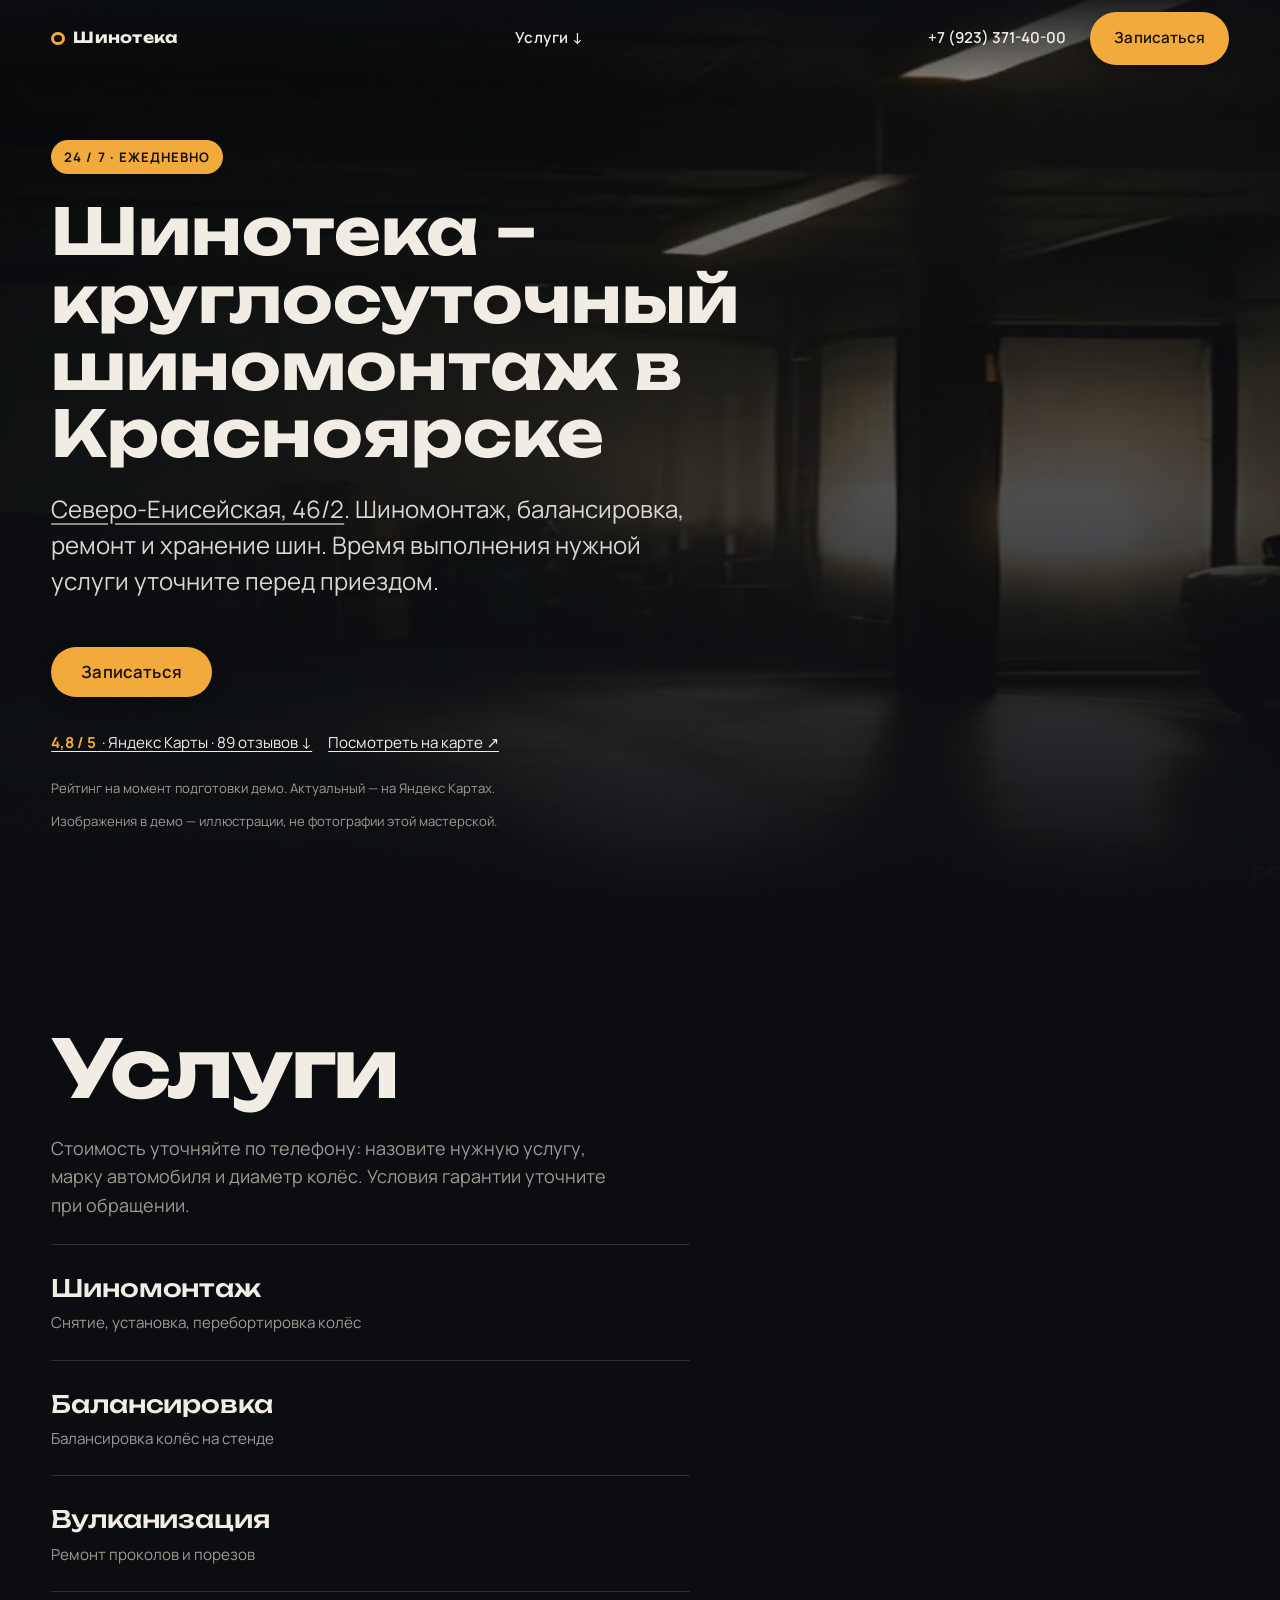
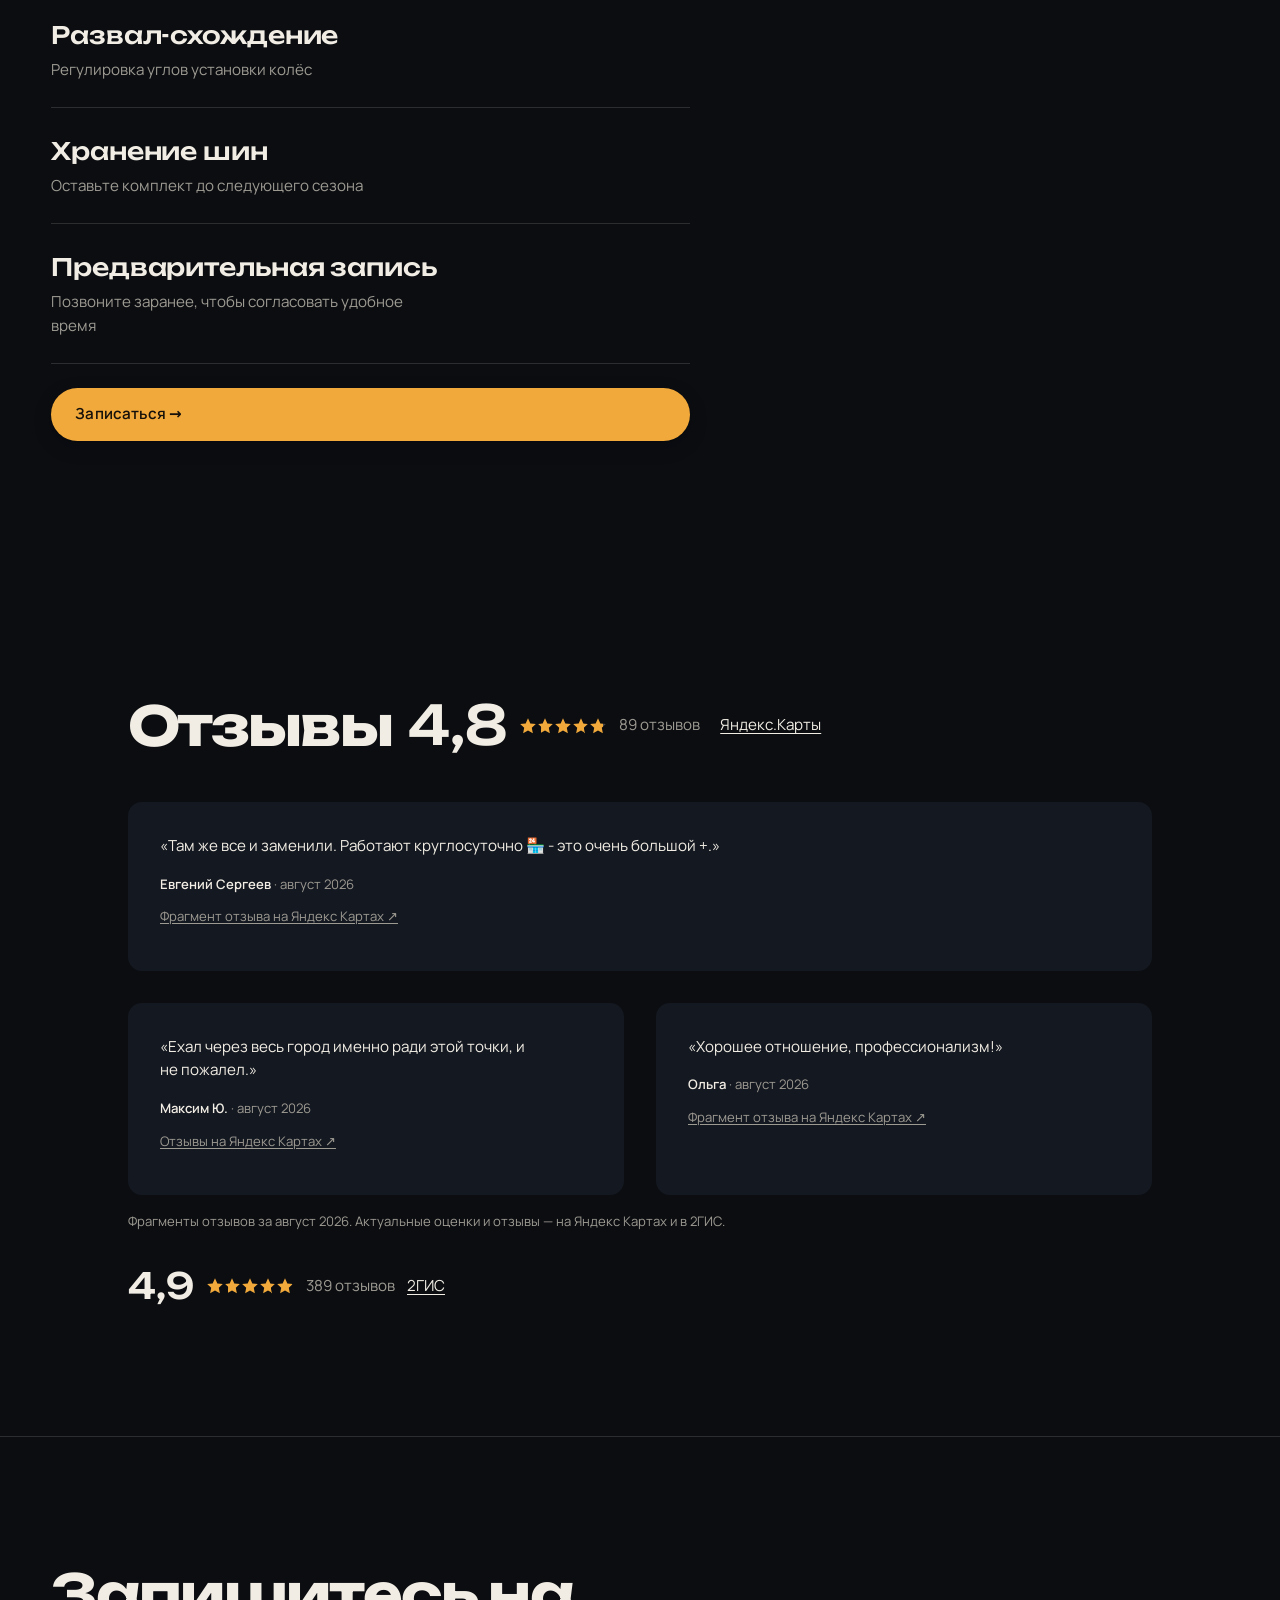
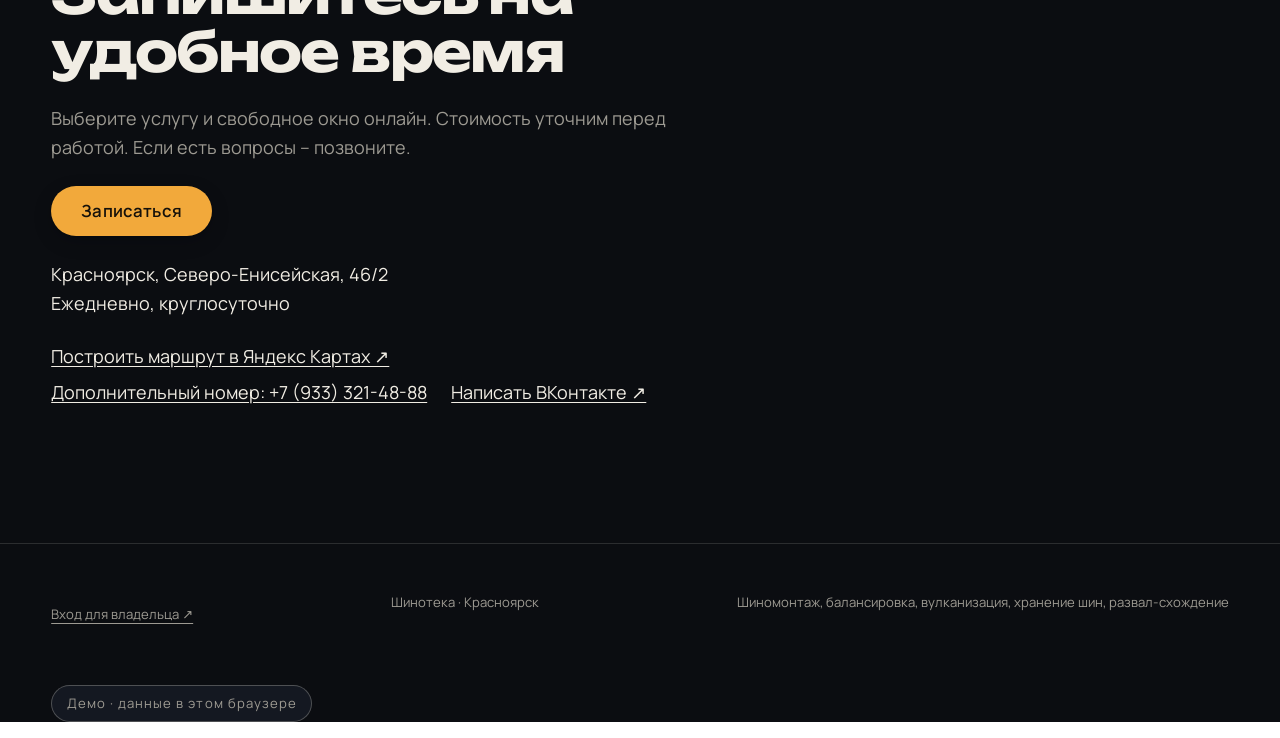
<file: index.html>
<!doctype html>
<html lang="ru">
<head>
<meta charset="utf-8">
<meta name="viewport" content="width=device-width, initial-scale=1, viewport-fit=cover">
<title>Шинотека · круглосуточный шиномонтаж в Красноярске</title>
<meta name="description" content="Шиномонтаж на Северо-Енисейской, 46/2, Красноярск: круглосуточно, без выходных. Балансировка, вулканизация, хранение шин, развал-схождение.">
<meta property="og:type" content="website">
<meta property="og:locale" content="ru_RU">
<meta property="og:site_name" content="Шинотека">
<meta property="og:title" content="Круглосуточный шиномонтаж в Красноярске – Шинотека">
<meta property="og:description" content="Шиномонтаж на Северо-Енисейской, 46/2: круглосуточно, без выходных. Балансировка, вулканизация, хранение шин.">
<meta property="og:image" content="assets/og.jpg">
<meta property="og:image:width" content="1200">
<meta property="og:image:height" content="630">
<meta name="twitter:card" content="summary_large_image">
<meta name="robots" content="noindex, nofollow">
<link rel="preload" as="image" href="assets/hero-m.webp" media="(max-width: 860px)" fetchpriority="high">
<link rel="preload" as="image" href="assets/hero.webp" media="(min-width: 861px)" fetchpriority="high">
<link rel="preload" as="font" type="font/woff2" href="assets/fonts/unbounded-cyrillic.woff2" crossorigin>
<link rel="preload" as="font" type="font/woff2" href="assets/fonts/manrope-cyrillic.woff2" crossorigin>
<link rel="stylesheet" href="assets/fonts/fonts.css">
<link rel="icon" href="data:image/svg+xml,%3Csvg xmlns=%27http://www.w3.org/2000/svg%27 viewBox=%270 0 32 32%27%3E%3Ccircle cx=%2716%27 cy=%2716%27 r=%2711%27 fill=%27none%27 stroke=%27%23f2a93b%27 stroke-width=%276%27/%3E%3C/svg%3E">
<link rel="stylesheet" href="vibe.css">
<style>
  .v-page {
    --v-canvas: #0b0d11; --v-surface: #141821;
    --v-ink: #f1ede4; --v-ink-soft: #9d9a92;
    --v-accent: #f2a93b; --v-accent-ink: #16110a;
    --v-font-display: "Unbounded", "Arial Black", system-ui, sans-serif;
    --v-font-text: "Manrope", "Segoe UI", system-ui, sans-serif;
    --v-shadow-color: 4 6 12;
    --v-canvas-rgb: 11 13 17;
    --v-accent-rgb: 242 169 59;
  }

  /* шапка */
  .bar { position: fixed; inset: 0 0 auto 0; z-index: 30; display: flex; align-items: center; justify-content: space-between;
    padding: var(--v-3) var(--v-gutter); gap: var(--v-4);
    background: linear-gradient(to bottom, rgb(var(--v-canvas-rgb) / .85), rgb(var(--v-canvas-rgb) / 0));
    transition: background-color .3s var(--v-ease-out), box-shadow .3s var(--v-ease-out); }
  .bar.is-scrolled { background: rgb(var(--v-canvas-rgb) / .78); -webkit-backdrop-filter: blur(12px); backdrop-filter: blur(12px);
    box-shadow: 0 1px 0 var(--v-hair); }
  .bar__mark { font-family: var(--v-font-display); font-weight: 700; font-size: var(--v-t-sm); letter-spacing: .02em; text-decoration: none;
    display: inline-flex; align-items: center; gap: .55em; min-height: 44px; white-space: nowrap; }
  .bar__mark i { width: .9em; height: .9em; border-radius: 50%; border: .22em solid var(--v-accent); display: inline-block; }
  .bar__center { flex: 1; display: flex; justify-content: center; }
  .bar__services { font-size: .95rem; padding: .55em 1.2em; font-weight: 600; letter-spacing: .03em; color: var(--v-ink-soft); text-decoration: none; min-height: 44px; display: inline-flex; align-items: center; }
  .bar__right { display: flex; align-items: center; gap: var(--v-4); }
  .bar__tel { text-decoration: none; font-weight: 600; font-size: var(--v-t-sm); color: var(--v-ink); display: inline-flex; align-items: center; min-height: 44px; padding: 0 var(--v-2); }
  .bar__right .v-btn--fill { background: var(--v-accent); color: var(--v-accent-ink); }
  @media (max-width: 700px) {
    .bar__tel { display: none; }
    .bar__services { font-size: .85rem; padding: .5em 1.2em; }
    .bar__right .v-btn:not(.bar__services) { padding: 0 1em; min-height: 44px; font-size: .8rem; }
    .bar__right { gap: var(--v-2); }
    .bar__mark { font-size: .85rem; }
  }
  @media (max-width: 860px) { .bar.is-scrolled { background: rgb(var(--v-canvas-rgb) / .96); } }

  /* hero + контакты (совмещённый экран) */
  .hero { position: relative; min-height: 100svh; display: flex; flex-direction: column; justify-content: center;
    padding: clamp(6rem, 14vh, 9rem) var(--v-gutter) clamp(3rem, 6vh, 5rem); overflow: hidden; }
  .hero__bg { position: absolute; inset: 0; z-index: 0; }
  .hero__bg img { width: 100%; height: 100%; object-fit: cover; }
  .hero__bg::after { content: ""; position: absolute; inset: 0;
    background: linear-gradient(to bottom, rgb(var(--v-canvas-rgb) / .5) 0%, rgb(var(--v-canvas-rgb) / .7) 50%, var(--v-canvas) 100%); }
  .hero__content { position: relative; z-index: 1; max-width: 56rem; }
  .hero__badge { display: inline-flex; align-items: center; gap: .5em; margin-bottom: var(--v-5);
    background: var(--v-accent); color: var(--v-accent-ink); font-weight: 700; font-size: var(--v-t-xs);
    letter-spacing: var(--v-track-wide); text-transform: uppercase; padding: .5em 1em; border-radius: 999px; }
  .hero h1 { font-family: var(--v-font-display); font-weight: 700; font-size: clamp(2rem, 1.2rem + 3.5vw, 4rem);
    line-height: 1.05; margin-bottom: var(--v-5); }
  .v-page .hero__lede { font-size: var(--v-t-lg); color: var(--v-ink); opacity: .9; max-width: 44ch; margin-bottom: var(--v-7); line-height: 1.5; }
  .hero__lede a { color: inherit; text-decoration: underline; text-underline-offset: .2em; text-decoration-color: var(--v-ink-soft); }
  .hero__cta { display: flex; flex-wrap: wrap; gap: var(--v-3); margin-bottom: var(--v-7); }
  .hero__cta .v-btn { font-size: 1.05rem; padding: .7em 1.8em; }
  .hero__contacts { display: grid; grid-template-columns: auto auto; gap: var(--v-3) var(--v-8); align-items: center;
    padding-top: var(--v-6); border-top: 1px solid rgb(var(--v-accent-rgb) / .25); max-width: 38rem; }
  .hero__contacts a { color: var(--v-ink); text-decoration: none; font-size: var(--v-t-sm); display: inline-flex; align-items: center; min-height: 44px; }
  .hero__contacts a:hover { color: var(--v-accent); }
  .hero__contacts .contact-label { color: var(--v-ink-soft); font-size: var(--v-t-xs); letter-spacing: var(--v-track-wide); text-transform: uppercase; }
  @media (max-width: 600px) {
    .hero__contacts { grid-template-columns: 1fr; gap: var(--v-2); }
  }

  /* услуги */
  .services { display: grid; grid-template-columns: 1.3fr .9fr; gap: var(--v-9); align-items: start; }
  .services__list li { display: grid; grid-template-columns: 1fr; gap: var(--v-1); padding: var(--v-5) 0; border-top: 1px solid var(--v-hair); }
  .services__list li:last-child { border-bottom: 1px solid var(--v-hair); }
  .services__list h3 { font-family: var(--v-font-display); font-weight: 500; font-size: var(--v-t-lg); letter-spacing: var(--v-track-normal); }
  .services__list p { color: var(--v-ink-soft); font-size: var(--v-t-sm); max-width: 44ch; }
  .services__fig { position: sticky; top: var(--v-8); border-radius: var(--v-radius); overflow: hidden; box-shadow: var(--v-e2), var(--v-edge); aspect-ratio: 3 / 4; }
  .services__fig img { width: 100%; height: 100%; object-fit: cover; }
  .services__fig figcaption { position: absolute; left: var(--v-5); bottom: var(--v-5); right: var(--v-5); font-size: var(--v-t-sm); color: var(--v-ink); z-index: 1; }
  .services__fig::after { content: ""; position: absolute; inset: auto 0 0 0; height: 55%; background: linear-gradient(to top, rgb(0 0 0 / .85), rgb(0 0 0 / .4) 50%, transparent); }
  @media (max-width: 860px) {
    .services { grid-template-columns: 1fr; gap: var(--v-7); }
    .services__fig { aspect-ratio: 4 / 3; position: relative; top: auto; }
  }

  /* отзывы (классический вид) */
  .reviews { max-width: 64rem; margin: 0 auto; }
  .reviews__head { display: flex; flex-wrap: wrap; gap: var(--v-4); align-items: center; margin-bottom: var(--v-7); }
  .reviews__rating { display: flex; align-items: center; gap: var(--v-3); font-size: var(--v-t-sm); flex-wrap: wrap; }
  .reviews__rating a { display: inline-flex; align-items: center; min-height: 44px; padding: 0 var(--v-2); }
  .reviews__num { font-family: var(--v-font-display); font-size: var(--v-t-2xl); line-height: 1; }
  .reviews__stars { --size: 1.1rem; display: inline-block; width: calc(var(--size) * 5); height: var(--size);
    background: linear-gradient(90deg, var(--v-accent) calc(var(--r, 0) / 5 * 100%), var(--v-hair-strong) 0);
    -webkit-mask: url("data:image/svg+xml,%3Csvg xmlns='http://www.w3.org/2000/svg' viewBox='0 0 20 20'%3E%3Cpath d='M10 1.5l2.6 5.6 6.1.7-4.5 4.2 1.2 6L10 15l-5.4 3 1.2-6L1.3 7.8l6.1-.7z'/%3E%3C/svg%3E") 0 0 / var(--size) var(--size) repeat-x;
    mask: url("data:image/svg+xml,%3Csvg xmlns='http://www.w3.org/2000/svg' viewBox='0 0 20 20'%3E%3Cpath d='M10 1.5l2.6 5.6 6.1.7-4.5 4.2 1.2 6L10 15l-5.4 3 1.2-6L1.3 7.8l6.1-.7z'/%3E%3C/svg%3E") 0 0 / var(--size) var(--size) repeat-x; }
  .reviews__list { display: grid; grid-template-columns: repeat(2, minmax(0, 1fr)); gap: var(--v-6); }
  .reviews__item { background: var(--v-surface); border-radius: var(--v-radius); padding: var(--v-6); }
  .reviews__text { font-size: var(--v-t-sm); line-height: 1.55; text-wrap: pretty; }
  .v-page .reviews__meta { margin-top: var(--v-4); font-size: var(--v-t-xs); color: var(--v-ink-soft); }
  .reviews__meta b { color: var(--v-ink); font-weight: 600; }
  .reviews__platforms { margin-top: var(--v-6); display: flex; flex-wrap: wrap; gap: var(--v-6); align-items: center; }
  .reviews__platform { display: flex; align-items: center; gap: var(--v-3); font-size: var(--v-t-sm); }
  .reviews__platform .reviews__num { font-size: var(--v-t-xl); }
  .reviews__platform a { min-height: 44px; display: inline-flex; align-items: center; font-size: var(--v-t-sm); }
  .reviews__item:first-child { grid-column: 1 / -1; }
  @media (max-width: 860px) { .reviews__list { grid-template-columns: 1fr; } .reviews__item:first-child { grid-column: auto; } }

  /* подвал */
  .foot { padding: var(--v-7) var(--v-gutter); display: flex; justify-content: space-between; gap: var(--v-4);
    border-top: 1px solid var(--v-hair); font-size: var(--v-t-xs); color: var(--v-ink-soft); flex-wrap: wrap; }

  /* демо-плашка */
  .demo-badge { position: fixed; bottom: var(--v-4); left: var(--v-gutter); z-index: 40;
    background: var(--v-surface); border: 1px solid var(--v-hair-strong); border-radius: 999px;
    padding: .55em 1.1em; font-size: var(--v-t-xs); color: var(--v-ink-soft); letter-spacing: var(--v-track-wide);
    backdrop-filter: blur(8px); -webkit-backdrop-filter: blur(8px); pointer-events: none; }
  /* Контакты доступны и после прочтения страницы. */
  html { scroll-padding-top: 6rem; }
  .v-page:not(.vibe-ready) [data-v-in] > * { opacity: 1; transform: none; transition: none; }
  .v-page:not(.vibe-ready) [data-v-reveal] { clip-path: none !important; }
  .v-page .hero__trust { display: flex; flex-wrap: wrap; align-items: center; gap: .35rem 1rem; margin-top: var(--v-5); font-size: var(--v-t-sm); }
  .hero__trust a { display: inline-flex; align-items: center; min-height: 44px; }
  .hero__trust strong { color: var(--v-accent); }
  .v-page .hero__note { margin-top: var(--v-3); font-size: var(--v-t-xs); color: var(--v-ink-soft); }
  .hero .hero__cta { margin-bottom: 0; }
  .booking__links { display: flex; flex-wrap: wrap; gap: .5rem 1.5rem; }
  .booking__links a, .reviews__meta a { display: inline-flex; align-items: center; min-height: 44px; }
  .v-page .reviews__note { margin-top: var(--v-4); font-size: var(--v-t-xs); color: var(--v-ink-soft); }
  .skip-link { position: fixed; top: .5rem; left: 1rem; z-index: 60; padding: .75rem 1rem; background: var(--v-accent); color: var(--v-accent-ink); transform: translateY(-200%); }
  .skip-link:focus { transform: none; }
  .demo-badge { position: static; display: table; margin: 0 var(--v-gutter) 1rem; }
  @media (max-width: 600px) {
    html { scroll-padding-bottom: calc(6rem + env(safe-area-inset-bottom, 0px)); }
    .v-page { padding-bottom: calc(5.5rem + env(safe-area-inset-bottom, 0px)); }
    .hero { min-height: auto; padding-top: 7rem; }
    .foot { padding-bottom: var(--v-7); }
  }
  .booking { border-top: 1px solid var(--v-hair); }
  .booking__content { max-width: 48rem; }
  .booking h2 { margin-bottom: var(--v-5); }
  .booking p { margin-bottom: var(--v-5); }
  .booking .hero__cta { margin-bottom: var(--v-5); }
  .mobile-actions { display: none; }
  @media (max-width: 600px) {
    .hero__cta { flex-direction: column; align-items: stretch; }
    .hero__cta .v-btn { white-space: normal; text-align: center; padding-inline: 1rem; }
    .hero__contacts a { overflow-wrap: anywhere; }
    .demo-badge { position: static; display: table; margin: 0 var(--v-gutter) 1rem; }
    .mobile-actions { display: grid; grid-template-columns: 1fr 1fr; gap: .65rem;
      position: fixed; inset: auto 0 0; z-index: 35; background: var(--v-canvas);
      border-top: 1px solid var(--v-hair-strong); padding: .65rem var(--v-gutter) calc(.65rem + env(safe-area-inset-bottom, 0px)); }
    .mobile-actions .v-btn { min-height: 48px; padding-inline: .6rem; font-size: .85rem; }
    .bar { gap: .5rem; }
    .bar__services { padding-inline: .35rem; }
    .bar__right .v-btn:not(.bar__services) { padding-inline: .7rem; }
  }
</style>
<script type="application/ld+json">{
  "@context": "https://schema.org",
  "@type": "AutoRepair",
  "name": "Шинотека",
  "description": "Круглосуточный шиномонтаж в Красноярске: балансировка, вулканизация, хранение шин, развал-схождение",
  "address": {
    "@type": "PostalAddress",
    "streetAddress": "Северо-Енисейская улица, 46/2",
    "addressLocality": "Красноярск",
    "addressCountry": "RU"
  },
  "telephone": [
    "+7 (923) 371-40-00",
    "+7 (933) 321-48-88"
  ],
  "openingHours": "Mo-Su 00:00-23:59",
  "aggregateRating": {
    "@type": "AggregateRating",
    "ratingValue": "4.8",
    "reviewCount": "89",
    "bestRating": "5"
  }
}</script>
<link rel="stylesheet" href="booking-shell.css"><meta name="theme-color" content="#0b0d11"></head>
<body>
<div class="v-page">
  <a class="skip-link" href="#uslugi">Перейти к услугам</a>
  <span data-v-progress aria-hidden="true"></span>
  <div class="v-grain" aria-hidden="true"></div>

  <header class="bar">
    <a class="bar__mark" href="#top"><i aria-hidden="true"></i>Шинотека</a>
    <div class="bar__center">
      <a class="bar__services" href="#uslugi">Услуги ↓</a>
    </div>
    <nav class="bar__right" aria-label="Быстрые ссылки">
      <a class="bar__tel" href="tel:+79233714000">+7 (923) 371-40-00</a>
      <a class="v-btn v-btn--fill" href="#online-booking" data-open-booking>Записаться</a>
    </nav>
  </header>

  <main id="top">

    <!-- Hero + контакты (один экран) -->
    <section class="hero" data-v-act="flow" data-v-drift="#0b0d11" aria-label="Круглосуточный шиномонтаж">
      <div class="hero__bg">
        <picture>
          <source media="(max-width: 860px)" srcset="assets/hero-m.webp">
          <img src="assets/hero.webp" alt="" width="1920" height="1067" fetchpriority="high">
        </picture>
      </div>
      <div class="hero__content" data-v-in data-v-stagger="70">
        <div class="hero__badge">24 / 7 · ежедневно</div>
        <h1>Шинотека – круглосуточный шиномонтаж в Красноярске</h1>
        <p class="hero__lede"><a href="https://yandex.ru/maps/org/shinoteka/226914570313/" rel="noopener" target="_blank">Северо-Енисейская, 46/2</a>. Шиномонтаж, балансировка, ремонт и хранение шин. Время выполнения нужной услуги уточните перед приездом.</p>
        <div class="hero__cta">
          <a class="v-btn v-btn--fill" href="#online-booking" data-open-booking>Записаться</a></div>
        <div class="hero__trust">
          <a href="#otzyvy"><strong>4,8 / 5</strong>&nbsp; · Яндекс Карты · 89 отзывов ↓</a>
          <a href="https://yandex.ru/maps/org/shinoteka/226914570313/" target="_blank" rel="noopener">Посмотреть на карте ↗</a>
        </div>
        <p class="hero__note">Рейтинг на момент подготовки демо. Актуальный — на Яндекс Картах.</p>
        <p class="hero__note">Изображения в демо — иллюстрации, не фотографии этой мастерской.</p>
      </div>
    </section>

    <!-- Услуги -->
    <section class="v-section" data-v-act="flow" data-v-drift="#0b0d11" id="uslugi" aria-label="Услуги">
      <div class="v-wrap services">
        <div class="v-stack" data-v-in data-v-stagger="60">
          <h2 class="v-display v-display--lg">Услуги</h2>
          <p class="v-body v-soft">Стоимость уточняйте по телефону: назовите нужную услугу, марку автомобиля и диаметр колёс. Условия гарантии уточните при обращении.</p>
          <ul class="services__list">
            <li><h3>Шиномонтаж</h3><p>Снятие, установка, перебортировка колёс</p></li>
            <li><h3>Балансировка</h3><p>Балансировка колёс на стенде</p></li>
            <li><h3>Вулканизация</h3><p>Ремонт проколов и порезов</p></li>
            <li><h3>Развал-схождение</h3><p>Регулировка углов установки колёс</p></li>
            <li><h3>Хранение шин</h3><p>Оставьте комплект до следующего сезона</p></li>
            <li><h3>Предварительная запись</h3><p>Позвоните заранее, чтобы согласовать удобное время</p></li>
          </ul>
          <a class="v-btn v-btn--fill" href="#online-booking" data-open-booking>Записаться →</a>
        </div>
        <figure class="services__fig" data-v-reveal="up" data-v-reveal-at="0.12 0.45">
          <img src="assets/stack.webp" alt="Комплект шин на стеллаже хранения" width="1200" height="1600" loading="lazy" decoding="async">
          <figcaption>Хранение шин · иллюстрация услуги</figcaption>
        </figure>
      </div>
    </section>

    <!-- Отзывы (классический вид) -->
    <section class="v-section" data-v-act="flow" data-v-drift="#0d1016" id="otzyvy" aria-label="Отзывы">
      <div class="v-wrap reviews">
        <div class="reviews__head" data-v-in>
          <h2 class="v-display v-display--md">Отзывы</h2>
          <div class="reviews__rating">
            <span class="reviews__num v-nums">4,8</span>
            <span class="reviews__stars" style="--r: 4.8" role="img" aria-label="рейтинг 4,8 из 5"></span>
            <span class="v-soft">89 отзывов</span>
            <a href="https://yandex.ru/maps/org/shinoteka/226914570313/" target="_blank" rel="noopener">Яндекс.Карты</a>
          </div>
        </div>
        <ul class="reviews__list" data-v-in data-v-stagger="90">
          <li class="reviews__item">
            <p class="reviews__text">«Там же все и заменили. Работают круглосуточно 🏪 - это очень большой +.»</p>
            <p class="reviews__meta"><b>Евгений Сергеев</b> · август 2026<br><a href="https://yandex.ru/maps/org/shinoteka/226914570313/" target="_blank" rel="noopener">Фрагмент отзыва на Яндекс Картах ↗</a></p>
          </li>
          <li class="reviews__item">
            <p class="reviews__text">«Ехал через весь город именно ради этой точки, и не пожалел.»</p>
            <p class="reviews__meta"><b>Максим Ю.</b> · август 2026<br><a href="https://yandex.ru/maps/org/shinoteka/226914570313/" target="_blank" rel="noopener">Отзывы на Яндекс Картах ↗</a></p>
          </li>
          <li class="reviews__item">
            <p class="reviews__text">«Хорошее отношение, профессионализм!»</p>
            <p class="reviews__meta"><b>Ольга</b> · август 2026<br><a href="https://yandex.ru/maps/org/shinoteka/226914570313/" target="_blank" rel="noopener">Фрагмент отзыва на Яндекс Картах ↗</a></p>
          </li>
        </ul>
        <p class="reviews__note">Фрагменты отзывов за август 2026. Актуальные оценки и отзывы — на Яндекс Картах и в 2ГИС.</p>
        <div class="reviews__platforms" data-v-in>
          <div class="reviews__platform">
            <span class="reviews__num v-nums">4,9</span>
            <span class="reviews__stars" style="--r: 4.9" role="img" aria-label="рейтинг 4,9 из 5"></span>
            <span class="v-soft">389 отзывов</span>
            <a href="https://2gis.ru/krasnoyarsk/firm/985690700559253" target="_blank" rel="noopener">2ГИС</a>
          </div>
        </div>
      </div>
    </section>

    <section class="v-section booking" id="zapis" aria-labelledby="booking-title">
      <div class="v-wrap">
        <div class="booking__content">
          <h2 class="v-display v-display--md" id="booking-title">Запишитесь на удобное время</h2>
          <p class="v-body v-soft">Выберите услугу и свободное окно онлайн. Стоимость уточним перед работой. Если есть вопросы – позвоните.</p>
          <div class="hero__cta">
            <a class="v-btn v-btn--fill" href="#online-booking" data-open-booking>Записаться</a></div>
          <p class="v-body">Красноярск, Северо-Енисейская, 46/2<br>Ежедневно, круглосуточно</p>
          <a href="https://yandex.ru/maps/?rtext=~%D0%9A%D1%80%D0%B0%D1%81%D0%BD%D0%BE%D1%8F%D1%80%D1%81%D0%BA%2C%20%D0%A1%D0%B5%D0%B2%D0%B5%D1%80%D0%BE-%D0%95%D0%BD%D0%B8%D1%81%D0%B5%D0%B9%D1%81%D0%BA%D0%B0%D1%8F%2C%2046%2F2" target="_blank" rel="noopener">Построить маршрут в Яндекс Картах ↗</a>
          <div class="booking__links"><a href="tel:+79333214888">Дополнительный номер: +7 (933) 321-48-88</a>
<a href="https://vk.ru/shinoteka24" target="_blank" rel="noopener">Написать ВКонтакте ↗</a></div>
        </div>
      </div>
    </section>
  </main>

  <footer class="foot">
<button type="button" class="owner-entry" data-open-owner>Вход для владельца ↗</button>
    <span>Шинотека · Красноярск</span>
    <span>Шиномонтаж, балансировка, вулканизация, хранение шин, развал-схождение</span>
  </footer>

  <div class="demo-badge" aria-hidden="true">Демо · данные в этом браузере</div>
  <nav class="mobile-actions" aria-label="Связь и маршрут">
    <a class="v-btn v-btn--fill" href="#online-booking" data-open-booking>Записаться</a>
    <a class="v-btn v-btn--ghost" href="https://yandex.ru/maps/?rtext=~%D0%9A%D1%80%D0%B0%D1%81%D0%BD%D0%BE%D1%8F%D1%80%D1%81%D0%BA%2C%20%D0%A1%D0%B5%D0%B2%D0%B5%D1%80%D0%BE-%D0%95%D0%BD%D0%B8%D1%81%D0%B5%D0%B9%D1%81%D0%BA%D0%B0%D1%8F%2C%2046%2F2" target="_blank" rel="noopener">Как доехать ↗</a>
  </nav>
</div>

<script src="vibe.js"></script>
<script>
  (function () {
    var root = document.querySelector('.v-page');
    if (!window.Vibe) return;
    try {
      Vibe.mount(root);
      root.classList.add('vibe-ready');
    } catch (error) {
      root.classList.remove('vibe-ready');
      console.error('Не удалось запустить анимации:', error);
    }
  })();

  // Без анимаций (в Windows выключены «Эффекты анимации» → prefers-reduced-motion): движок vibe.js показывает
  // все реплики сразу, и реплики, стоящие в одном месте, ложатся друг на друга. Здесь они сменяются мгновенно,
  // по тем же порогам прокрутки, что и с анимацией. Реплики одного родителя с разными окнами – группа: видны
  // только самые проявленные (несколько, если проявлены одинаково, например оффер и стикеры с общим окном).
  (function () {
    if (!window.matchMedia('(prefers-reduced-motion: reduce)').matches) return;
    function num(s, d) { var n = parseFloat(s); return isNaN(n) ? d : n; }
    var items = [];
    document.querySelectorAll('[data-v-act]').forEach(function (act) {
      act.querySelectorAll('[data-v-cue]').forEach(function (el) {
        if (el.closest('[data-v-act]') !== act) return;
        var a = (el.getAttribute('data-v-cue') || '').trim().split(/\s+/);
        var from = num(a[0], 0), to = num(a[1], 1), win = Math.max(Math.min(to, 1) - from, 0.0001);
        var ri = a.length > 2 ? num(a[2], 0.3 * win) : 0.3 * win;
        var ro = a.length > 3 ? num(a[3], 0.3 * win) : 0.3 * win;
        items.push({ act: act, el: el, from: from, to: to, ri: ri, ro: ro, hold: a.length < 2, on: null });
      });
    });
    if (!items.length) return;
    function opa(c, p) {
      var q = c.ri <= 0 ? (p >= c.from ? 1 : 0) : Math.min(Math.max((p - c.from) / c.ri, 0), 1);
      if (c.hold) return q;
      var out = c.ro <= 0 ? ((p >= c.to && c.to < 1) ? 0 : 1) : 1 - Math.min(Math.max((p - (c.to - c.ro)) / c.ro, 0), 1);
      return Math.min(q, out);
    }
    var groups = new Map();
    items.forEach(function (c) { var k = c.el.parentNode; if (!groups.has(k)) groups.set(k, []); groups.get(k).push(c); });
    groups.forEach(function (g) {
      var seq = g.length > 1 && g.some(function (c) { return c.from !== g[0].from || c.to !== g[0].to; });
      g.forEach(function (c) { c.group = seq ? g : null; });
    });
    function loop() {
      items.forEach(function (c) { c.o = opa(c, num(c.act.style.getPropertyValue('--v-p'), 0)); });
      items.forEach(function (c) {
        var on;
        if (c.group) {
          var max = 0;
          c.group.forEach(function (d) { if (d.o > max) max = d.o; });
          on = max > 0.02 && c.o >= max - 0.01;
        } else on = c.o > 0.5;
        if (on !== c.on) { c.on = on; c.el.style.visibility = on ? '' : 'hidden'; }
      });
      requestAnimationFrame(loop);
    }
    loop();
  })();

  document.addEventListener('focusin', function (event) {
    var el = event.target;
    if (!el.getBoundingClientRect || el.closest('.bar, .mobile-actions, .skip-link')) return;
    requestAnimationFrame(function () {
      var r = el.getBoundingClientRect();
      var top = document.querySelector('.bar').getBoundingClientRect().bottom + 12;
      var panel = document.querySelector('.mobile-actions');
      var bottom = getComputedStyle(panel).display === 'none' ? innerHeight - 12 : panel.getBoundingClientRect().top - 12;
      if (r.bottom > bottom) window.scrollBy(0, r.bottom - bottom);
      else if (r.top < top) window.scrollBy(0, r.top - top);
    });
  });

  (function () {
    var bar = document.querySelector('.bar'), on = null;
    function tick() { var s = window.scrollY > 40; if (s !== on) { on = s; bar.classList.toggle('is-scrolled', s); } }
    window.addEventListener('scroll', tick, { passive: true }); tick();
  })();
</script>
<dialog id="bookingDialog" aria-labelledby="dialogTitle"><div class="dialog-bar"><span id="dialogTitle">Онлайн-запись</span><button id="closeBooking" aria-label="Закрыть окно">✕</button></div><iframe id="bookingFrame" title="Запись в Шинотеку" src="about:blank"></iframe></dialog><script src="assets/booking/local-api.js"></script><script src="booking-shell.js"></script></body>
</html>
</file>
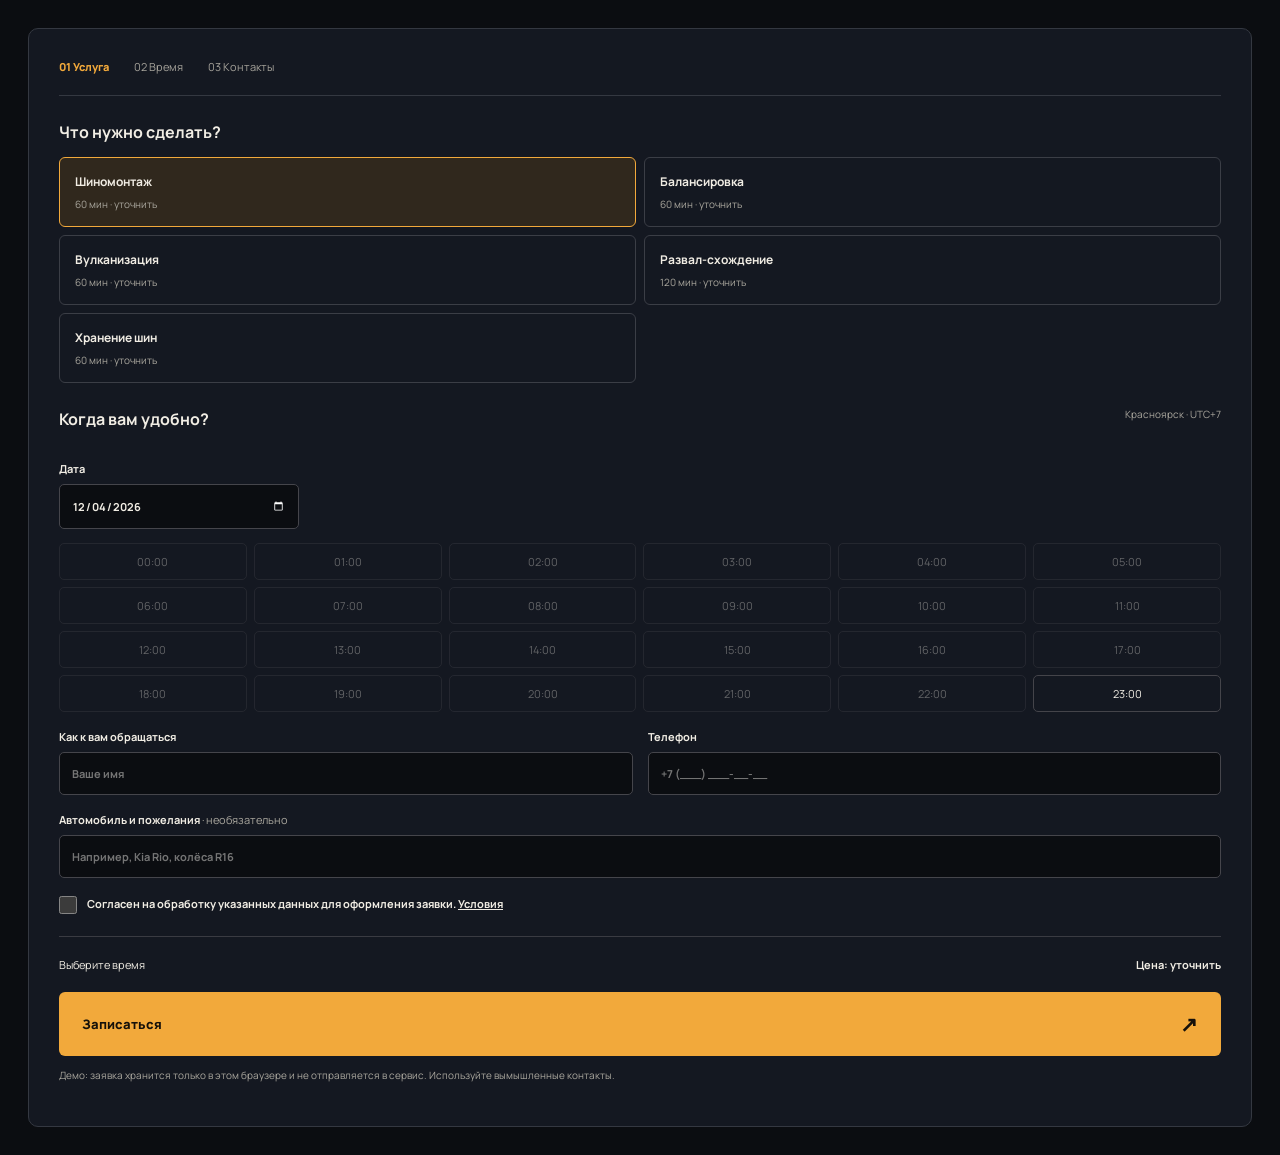
<file: assets/booking/index.html>
<!doctype html>
<html lang="ru"><head><meta charset="UTF-8"><meta name="viewport" content="width=device-width,initial-scale=1"><meta name="theme-color" content="#171b19"><title>Шинотека · Запись без звонка</title><meta name="description" content="Демонстрация онлайн-записи в Шинотеку, Красноярск. Выбор услуги, свободного времени и кабинет владельца."><link rel="stylesheet" href="style.css"><meta name="theme-color" content="#0b0d11"></head><body class="embedded">
<div class="demo">ИНТЕРАКТИВНОЕ ДЕМО <span>Записи сохраняются только в вашем браузере</span></div>
<header><a class="brand" href="#client"><span class="mark">Ш</span> шинотека<span class="brand-dot">®</span></a><nav><button id="clientTab" class="tab active">Клиенту</button><button id="ownerTab" class="tab">Кабинет владельца <span id="count">0</span></button></nav><a class="phone" href="tel:+79233714000">+7 (923) 371-40-00</a></header>
<main id="client"><section class="hero"><div class="hero-copy"><div class="eyebrow"><i></i> КРАСНОЯРСК · РАБОТАЕМ 24/7</div><h1>Всё крутится.<br>Вы едете дальше.</h1><p>Шиномонтаж в «Шинотеке». Выберите удобное время онлайн и приезжайте к своей записи.</p><a class="primary" href="#booking">Выбрать время <span>↗</span></a><div class="hero-bottom">Северо-Енисейская, 46/2 <span>Круглосуточно</span></div></div><div class="hero-photo" role="img" aria-label="Иллюстрация шиномонтажной мастерской"><div class="photo-label">ШИНОТЕКА / КРАСНОЯРСК<span>Фото из демо-макета</span></div></div></section>
<section id="booking" class="booking"><div class="section-intro"><span class="eyebrow">ВАШЕ ВРЕМЯ – ВАШ ВЫБОР</span><h2>Запись <br>без звонка.</h2><p>Услуга, удобное окно и ваши контакты.<br>Пара минут – и всё готово.</p><div class="note">Демонстрационный график.<br>Цены и длительность уточняются у сервиса.</div></div><div class="booking-panel"><div class="steps"><span class="selected">01 Услуга</span><span>02 Время</span><span>03 Контакты</span></div><form id="bookForm"><h3>Что нужно сделать?</h3><div id="services" class="services"></div><div class="date-heading"><h3>Когда вам удобно?</h3><span>Красноярск · UTC+7</span></div><label class="date-label">Дата<input id="date" type="date" required></label><div id="slots" class="slots" aria-label="Свободное время"></div><div class="fields"><label>Как к вам обращаться<input name="name" placeholder="Ваше имя" maxlength="60" autocomplete="given-name" required></label><label>Телефон<input name="phone" type="tel" placeholder="+7 (___) ___-__-__" autocomplete="tel" required></label></div><label>Автомобиль и пожелания <span class="muted">· необязательно</span><input name="car" placeholder="Например, Kia Rio, колёса R16" maxlength="200"></label><label class="consent"><input type="checkbox" name="consent" required> Согласен на обработку указанных данных для оформления заявки. <a href="privacy.html" target="_blank" rel="noopener">Условия</a></label><div class="summary"><span id="summary">Выберите время</span><strong>Цена: уточнить</strong></div><button class="primary submit" type="submit">Записаться <span>↗</span></button><p class="form-note">Демо: заявка хранится только в этом браузере и не отправляется в сервис. Используйте вымышленные контакты.</p><p id="formError" role="alert"></p></form><section id="success" hidden aria-live="polite"></section></div></section>
<section class="closing"><span class="eyebrow">ШИНОТЕКА</span><h2>От сезонной смены<br>до хранения шин.</h2><div class="service-line"><span>Шиномонтаж</span><span>Балансировка</span><span>Вулканизация</span><span>Развал-схождение</span><span>Хранение шин</span></div><a href="tel:+79233714000">Есть вопрос? Позвоните нам ↗</a></section></main>
<main id="owner" hidden><section class="owner-head"><button id="logout" class="secondary">Выйти из кабинета</button><div><div class="eyebrow">ШИНОТЕКА / ДЕМО-КАБИНЕТ</div><h1>Рабочий день<br>под контролем.</h1><p>Новые заявки появляются здесь сразу после записи.</p></div><div class="owner-info"><i></i> Защищённый кабинет<p>Локальная демонстрация. Настоящая серверная защита доступна в отдельной версии.</p></div></section><section class="dashboard"><div class="stats"><div><span>Всего заявок</span><strong id="statAll">0</strong></div><div><span>Ожидают подтверждения</span><strong id="statNew">0</strong></div><div><span>Подтверждено</span><strong id="statConfirmed">0</strong></div></div><div class="list-heading"><h2>Журнал записи</h2><select id="filter" aria-label="Фильтр заявок"><option value="all">Все заявки</option><option value="new">Новые</option><option value="confirmed">Подтверждённые</option><option value="done">Выполненные</option><option value="cancelled">Отменённые</option></select></div><div id="records"></div><div class="owner-footer"><button id="export" class="secondary">Скачать заявки CSV</button><button id="reset" class="text-button">Обновить журнал</button></div><section class="owner-tools"><h2>Уведомления</h2><p>Кабинет проверяет новые заявки каждые 20 секунд. В этой версии работают уведомления только в открытом кабинете. Фоновый Push требует сервера.</p><button id="enableNotify" class="secondary">Включить уведомления и звук</button><p id="notifyState" role="status"></p><button id="enablePush" class="secondary" hidden>Включить Web Push</button><button id="testPush" class="secondary" hidden>Проверить Push</button><button id="disablePush" class="secondary" hidden>Отключить Push</button><p id="pushState" role="status">Push ещё не включён на этом устройстве.</p><h2>Показатели</h2><div id="moneyStats"></div><h2>Фото первого экрана</h2><p>Загрузка фото доступна в серверной версии.</p><label>Настоящее фото сервиса (JPG, PNG, WebP до 5 МБ)<input id="heroPhoto" hidden type="file" accept="image/jpeg,image/png,image/webp"></label><button id="uploadPhoto" class="secondary" hidden>Загрузить фото</button><p id="photoState" role="status"></p><h2>Услуги и расписание</h2><form id="settingsForm"><div id="serviceSettings"></div><div class="fields"><label>Открытие, час<input id="openHour" type="number" min="0" max="23" required></label><label>Закрытие, час<input id="closeHour" type="number" min="1" max="24" required></label></div><label>Количество рабочих постов<input id="postCount" type="number" min="1" max="4" required></label><button class="secondary" type="submit">Сохранить настройки</button><p id="settingsState" role="status"></p></form><h3>Выходной день</h3><label>Дата<input id="blockDate" type="date"></label><div class="actions"><button id="blockDay" class="secondary">Закрыть день</button><button id="unblockDay" class="secondary">Открыть день</button></div><p>Закрытие дня останавливает новые записи. Уже созданные заявки сохраняются.</p></section><aside class="integration"><strong>Уведомления в Telegram</strong><p>Следующий шаг: подключить бота, чтобы владелец получал сообщение с услугой, временем и контактом клиента. В этом демо сообщения не отправляются.</p><span>Требует подключения</span></aside></section></main>
<footer><a class="brand" href="#client">шинотека®</a><span>Красноярск · Северо-Енисейская, 46/2</span><span>Демо онлайн-записи · 2026</span></footer><div id="toast" role="status"></div><dialog id="loginDialog" aria-labelledby="loginTitle"><form id="loginForm"><span class="eyebrow">ШИНОТЕКА / ВЛАДЕЛЬЦУ</span><h2 id="loginTitle">Вход в кабинет</h2><p>Демонстрационный вход. Пароль: ShinoDemo2026! Данные хранятся только в этом браузере.</p><label>Пароль<input id="ownerPassword" type="password" autocomplete="current-password" required></label><p id="loginError" role="alert"></p><button class="primary" type="submit">Войти ↗</button><button type="button" id="loginCancel" class="secondary">Вернуться к записи</button></form></dialog><script src="local-api.js"></script><script src="app.js"></script></body></html>
</file>
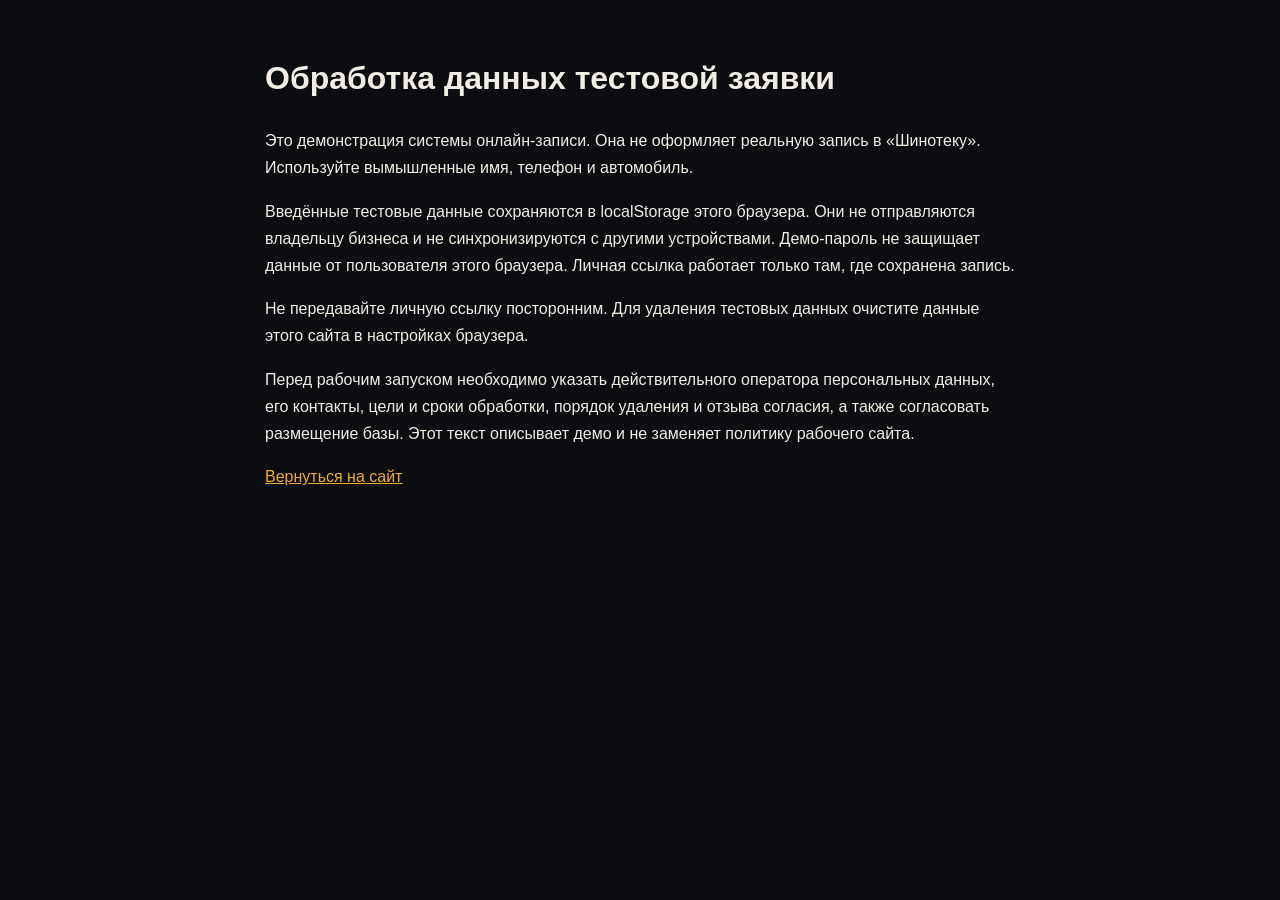
<file: assets/booking/privacy.html>
<!doctype html><html lang="ru"><meta charset="utf-8"><meta name="viewport" content="width=device-width,initial-scale=1"><title>Данные тестовой заявки – Шинотека</title><body style="background:#0b0d11;color:#f1ede4;font:16px/1.7 Arial;padding:30px;max-width:750px;margin:auto"><h1>Обработка данных тестовой заявки</h1><p>Это демонстрация системы онлайн-записи. Она не оформляет реальную запись в «Шинотеку». Используйте вымышленные имя, телефон и автомобиль.</p><p>Введённые тестовые данные сохраняются в localStorage этого браузера. Они не отправляются владельцу бизнеса и не синхронизируются с другими устройствами. Демо-пароль не защищает данные от пользователя этого браузера. Личная ссылка работает только там, где сохранена запись.</p><p>Не передавайте личную ссылку посторонним. Для удаления тестовых данных очистите данные этого сайта в настройках браузера.</p><p>Перед рабочим запуском необходимо указать действительного оператора персональных данных, его контакты, цели и сроки обработки, порядок удаления и отзыва согласия, а также согласовать размещение базы. Этот текст описывает демо и не заменяет политику рабочего сайта.</p><a href="/" style="color:#f2a93b">Вернуться на сайт</a></body></html>
</file>
<file: assets/fonts/fonts.css>
/* Самохостинг шрифтов: Manrope 400–700 (variable), Unbounded 500–700 (variable), кириллица + латиница. Источник: Google Fonts. */
/* cyrillic-ext */
@font-face {
  font-family: 'Manrope';
  font-style: normal;
  font-weight: 400 700;
  font-display: swap;
  src: url(manrope-cyrillic-ext.woff2) format('woff2');
  unicode-range: U+0460-052F, U+1C80-1C8A, U+20B4, U+2DE0-2DFF, U+A640-A69F, U+FE2E-FE2F;
}
/* cyrillic */
@font-face {
  font-family: 'Manrope';
  font-style: normal;
  font-weight: 400 700;
  font-display: swap;
  src: url(manrope-cyrillic.woff2) format('woff2');
  unicode-range: U+0301, U+0400-045F, U+0490-0491, U+04B0-04B1, U+2116;
}
/* latin-ext */
@font-face {
  font-family: 'Manrope';
  font-style: normal;
  font-weight: 400 700;
  font-display: swap;
  src: url(manrope-latin-ext.woff2) format('woff2');
  unicode-range: U+0100-02BA, U+02BD-02C5, U+02C7-02CC, U+02CE-02D7, U+02DD-02FF, U+0304, U+0308, U+0329, U+1D00-1DBF, U+1E00-1E9F, U+1EF2-1EFF, U+2020, U+20A0-20AB, U+20AD-20C0, U+2113, U+2C60-2C7F, U+A720-A7FF;
}
/* latin */
@font-face {
  font-family: 'Manrope';
  font-style: normal;
  font-weight: 400 700;
  font-display: swap;
  src: url(manrope-latin.woff2) format('woff2');
  unicode-range: U+0000-00FF, U+0131, U+0152-0153, U+02BB-02BC, U+02C6, U+02DA, U+02DC, U+0304, U+0308, U+0329, U+2000-206F, U+20AC, U+2122, U+2191, U+2193, U+2212, U+2215, U+FEFF, U+FFFD;
}
/* cyrillic-ext */
@font-face {
  font-family: 'Unbounded';
  font-style: normal;
  font-weight: 500 700;
  font-display: swap;
  src: url(unbounded-cyrillic-ext.woff2) format('woff2');
  unicode-range: U+0460-052F, U+1C80-1C8A, U+20B4, U+2DE0-2DFF, U+A640-A69F, U+FE2E-FE2F;
}
/* cyrillic */
@font-face {
  font-family: 'Unbounded';
  font-style: normal;
  font-weight: 500 700;
  font-display: swap;
  src: url(unbounded-cyrillic.woff2) format('woff2');
  unicode-range: U+0301, U+0400-045F, U+0490-0491, U+04B0-04B1, U+2116;
}
/* latin */
@font-face {
  font-family: 'Unbounded';
  font-style: normal;
  font-weight: 500 700;
  font-display: swap;
  src: url(unbounded-latin.woff2) format('woff2');
  unicode-range: U+0000-00FF, U+0131, U+0152-0153, U+02BB-02BC, U+02C6, U+02DA, U+02DC, U+0304, U+0308, U+0329, U+2000-206F, U+20AC, U+2122, U+2191, U+2193, U+2212, U+2215, U+FEFF, U+FFFD;
}
/* Знак рубля U+20BD в Unbounded лежит в latin-ext (118 КБ ради одного символа). Берём его из Manrope. */
@font-face {
  font-family: 'Unbounded';
  font-style: normal;
  font-weight: 500 700;
  font-display: swap;
  src: url(manrope-latin-ext.woff2) format('woff2');
  unicode-range: U+20BD;
}
</file>
<file: vibe.css>
/* ============================================================================
   vibe.css – пол вкуса для «Вайб-сайта»
   ----------------------------------------------------------------------------
   Два слоя:
     ТОКЕНЫ  – то, что меняем под бренд: 6 цветов, 2 шрифта. Остальное выводится.
     МЕХАНИКА – то, что двигает движок ([data-v-*]). Не перекрашивать.
   Всё завёрнуто в .v-page, чтобы не конфликтовать со стилями Тильды.
   ========================================================================== */

.v-page {
  /* --- цвета: 6 ролей, один акцент ------------------------------------- */
  --v-canvas:     #0b0c0e;   /* фон страницы (drift меняет его)            */
  --v-surface:    #15171b;   /* всё, что приподнято над фоном              */
  --v-ink:        #f2efe9;   /* основной текст                             */
  --v-ink-soft:   #a09b93;   /* вторичный текст, тонированный, не серый    */
  --v-accent:     #f2a93b;   /* ОДИН акцент                                */
  --v-accent-ink: #14110b;   /* текст на акценте                           */

  --v-hair: color-mix(in oklab, var(--v-ink) 14%, transparent);
  --v-hair-strong: color-mix(in oklab, var(--v-ink) 26%, transparent);

  /* --- шрифты: максимум две гарнитуры ----------------------------------- */
  --v-font-display: "Unbounded", "Arial Black", system-ui, sans-serif;
  --v-font-text: "Manrope", "Segoe UI", system-ui, sans-serif;

  /* --- размерная шкала (плавная) ---------------------------------------- */
  --v-t-xs:   clamp(0.75rem, 0.72rem + 0.15vw, 0.82rem);
  --v-t-sm:   clamp(0.875rem, 0.84rem + 0.18vw, 0.95rem);
  --v-t-base: clamp(1rem, 0.96rem + 0.22vw, 1.125rem);
  --v-t-lg:   clamp(1.2rem, 1.1rem + 0.5vw, 1.5rem);
  --v-t-xl:   clamp(1.6rem, 1.35rem + 1.2vw, 2.25rem);
  --v-t-2xl:  clamp(2rem, 1.5rem + 2.4vw, 3.4rem);
  --v-t-3xl:  clamp(2.6rem, 1.7rem + 4.2vw, 5rem);
  --v-t-4xl:  clamp(3rem, 1.6rem + 6.4vw, 7rem);

  --v-track-tight: -0.03em;
  --v-track-normal: -0.005em;
  --v-track-wide: 0.08em;

  /* --- отступы (база 4px) ----------------------------------------------- */
  --v-1: 0.25rem; --v-2: 0.5rem; --v-3: 0.75rem; --v-4: 1rem; --v-5: 1.5rem;
  --v-6: 2rem; --v-7: 3rem; --v-8: 4rem; --v-9: 6rem; --v-10: 8rem;
  --v-gutter: clamp(1.25rem, 4vw, 4rem);
  --v-section: clamp(4rem, 10vw, 9rem);
  --v-measure: 60ch;

  /* --- глубина и движение ----------------------------------------------- */
  --v-radius: 14px;
  --v-shadow-color: 0 0 0;
  --v-e1: 0 1px 2px rgb(var(--v-shadow-color) / .28), 0 6px 18px rgb(var(--v-shadow-color) / .22);
  --v-e2: 0 2px 6px rgb(var(--v-shadow-color) / .3), 0 18px 48px rgb(var(--v-shadow-color) / .32);
  --v-edge: inset 0 1px 0 color-mix(in oklab, var(--v-ink) 12%, transparent);
  --v-ease-out: cubic-bezier(0.23, 1, 0.32, 1);

  background: var(--v-canvas);
  color: var(--v-ink);
  font-family: var(--v-font-text);
  font-size: var(--v-t-base);
  line-height: 1.6;
  -webkit-font-smoothing: antialiased;
  text-rendering: optimizeLegibility;
  transition: background-color .7s var(--v-ease-out);
  overflow-x: clip;
  position: relative;
}

/* ------------------------------------------------------------ база ------ */
body:has(> .v-page) { margin: 0; }
.v-page *, .v-page *::before, .v-page *::after { box-sizing: border-box; }
.v-page h1, .v-page h2, .v-page h3, .v-page p, .v-page ul, .v-page figure { margin: 0; }
.v-page ul { padding: 0; list-style: none; }
.v-page img, .v-page video { display: block; max-width: 100%; height: auto; }
.v-page a { color: inherit; text-decoration-thickness: 1px; text-underline-offset: .18em; }
.v-page ::selection { background: var(--v-accent); color: var(--v-accent-ink); }
.v-page :focus-visible { outline: 2px solid var(--v-accent); outline-offset: 3px; border-radius: 3px; }
.v-page button { font: inherit; color: inherit; background: none; border: 0; cursor: pointer; }

/* ------------------------------------------------------------ типографика */
.v-display {
  font-family: var(--v-font-display);
  font-weight: var(--v-display-weight, 700);
  line-height: 1.02;
  letter-spacing: var(--v-track-tight);
  text-wrap: balance;
}
.v-display--xl { font-size: var(--v-t-4xl); line-height: .96; }
.v-display--lg { font-size: var(--v-t-3xl); }
.v-display--md { font-size: var(--v-t-2xl); line-height: 1.06; }
.v-display--sm { font-size: var(--v-t-xl); line-height: 1.1; }
.v-lede { font-size: var(--v-t-lg); line-height: 1.4; max-width: 34ch; text-wrap: pretty; }
.v-body { max-width: var(--v-measure); text-wrap: pretty; }
.v-soft { color: var(--v-ink-soft); }
.v-label {
  font-size: var(--v-t-xs); letter-spacing: var(--v-track-wide);
  text-transform: uppercase; color: var(--v-ink-soft);
}
.v-nums { font-variant-numeric: tabular-nums; }
@media (max-width: 700px) {
  .v-display--xl { font-size: var(--v-t-2xl); line-height: 1.02; }
  .v-display--lg { font-size: var(--v-t-xl); }
}

/* ------------------------------------------------------------ сетка ----- */
.v-wrap { width: min(100% - 2 * var(--v-gutter), 76rem); margin-inline: auto; }
.v-section { padding-block: var(--v-section); position: relative; }
.v-section--tight { padding-block: calc(var(--v-section) * .5); }
.v-stack { display: flex; flex-direction: column; gap: var(--v-5); }
.v-stack > * + .v-display { margin-top: var(--v-4); }

/* ------------------------------------------------------------ кнопки ---- */
.v-btn {
  display: inline-flex; align-items: center; gap: .6em;
  padding: .95em 1.6em; border-radius: 999px;
  font-weight: 600; font-size: var(--v-t-sm); letter-spacing: .01em;
  text-decoration: none; white-space: nowrap;
  background: var(--v-accent); color: var(--v-accent-ink);
  box-shadow: var(--v-e1);
  transition: transform .16s var(--v-ease-out), box-shadow .16s var(--v-ease-out), background-color .16s;
  will-change: transform;
}
.v-page a.v-btn { color: var(--v-accent-ink); } /* иначе .v-page a { color: inherit } перебивает цвет текста кнопки */
.v-page a.v-btn--ghost { color: var(--v-ink); }
.v-btn:hover { box-shadow: var(--v-e2); }
.v-btn:active { transform: scale(.97); }
.v-btn--ghost {
  background: transparent; color: var(--v-ink);
  box-shadow: inset 0 0 0 1px var(--v-hair-strong);
}
.v-btn--ghost:hover { box-shadow: inset 0 0 0 1px var(--v-ink); }

/* ============================================================ МЕХАНИКА == */

/* Акты: закреплённая сцена держится на экране всё время своего пролёта */
[data-v-act="pin"], [data-v-act="pan"] { position: relative; height: calc(var(--v-span, 2) * 100svh); }
[data-v-stage] {
  position: sticky; top: 0; height: 100svh; overflow: hidden;
  display: block;
}
[data-v-act="flow"] { position: relative; }

/* Слои и картинки на сцене */
.v-fill { position: absolute; inset: 0; }
.v-fill > img { width: 100%; height: 100%; object-fit: cover; }
.v-layer { position: absolute; inset: 0; pointer-events: none; will-change: transform; }
.v-layer > img { position: absolute; max-width: none; }

/* Текст на сцене: три привязки */
.v-copy { position: absolute; z-index: 3; max-width: min(46rem, 90vw); }
.v-copy--lead { left: var(--v-gutter); bottom: clamp(3rem, 12vh, 9rem); }
.v-copy--trail { right: var(--v-gutter); bottom: clamp(3rem, 12vh, 9rem); text-align: right; }
.v-copy--center { left: 50%; top: 50%; transform: translate(-50%, -50%); text-align: center; }
.v-copy--top { left: var(--v-gutter); top: clamp(5rem, 14vh, 9rem); }

/* Затемнение только там, где сидит текст: сосед текста, не его потомок */
.v-scrim { position: absolute; inset: 0; z-index: 2; pointer-events: none; }
.v-scrim--lead {
  background: radial-gradient(120% 90% at 0% 100%, rgb(0 0 0 / .78) 0%, rgb(0 0 0 / .45) 38%, transparent 70%);
}
.v-scrim--trail {
  background: radial-gradient(120% 90% at 100% 100%, rgb(0 0 0 / .78) 0%, rgb(0 0 0 / .45) 38%, transparent 70%);
}
.v-scrim--band {
  background: linear-gradient(to top, rgb(0 0 0 / .82) 0%, rgb(0 0 0 / .5) 32%, transparent 62%);
}
.v-scrim--light { --s: 255 255 255; }
.v-scrim--light.v-scrim--band {
  background: linear-gradient(to top, rgb(var(--s) / .9) 0%, rgb(var(--s) / .55) 34%, transparent 62%);
}
@media (max-width: 860px) {
  .v-copy--lead, .v-copy--trail { left: var(--v-gutter); right: var(--v-gutter); text-align: left; max-width: none; }
  .v-scrim--lead, .v-scrim--trail {
    background: linear-gradient(to top, rgb(0 0 0 / .82) 0%, rgb(0 0 0 / .5) 32%, transparent 62%);
  }
}

/* Реплики: движок пишет opacity и transform */
[data-v-cue] { will-change: opacity, transform; }
[data-v-cue]:not(.v-cue-on) { pointer-events: none; }

/* Кинетика: слова выезжают из-под маски; маска с запасом под хвосты букв */
.v-k { display: inline-block; overflow: hidden; vertical-align: bottom; padding-bottom: .14em; margin-bottom: -.14em; }
.v-ki { display: inline-block; will-change: transform, opacity; }

/* Шторка */
[data-v-reveal] { will-change: clip-path; }

/* Появление обычных секций: один раз, при входе */
[data-v-in] > * { opacity: 0; transform: translateY(14px); transition: opacity .62s var(--v-ease-out), transform .62s var(--v-ease-out); transition-delay: calc(var(--v-i, 0) * var(--v-stagger, 70ms)); }
[data-v-in].v-on > * { opacity: 1; transform: none; }
[data-v-in][data-v-in-self] { opacity: 0; transform: translateY(14px); transition: opacity .62s var(--v-ease-out), transform .62s var(--v-ease-out); }
[data-v-in][data-v-in-self] > * { opacity: 1; transform: none; transition: none; }
[data-v-in][data-v-in-self].v-on { opacity: 1; transform: none; }

/* Лента */
[data-v-pan] { display: flex; gap: var(--v-6); width: max-content; will-change: transform; }

/* Наклон и магнит */
[data-v-tilt] { transform-style: preserve-3d; will-change: transform; }
[data-v-magnet] { will-change: transform; }

/* Полоса прогресса */
[data-v-progress] { position: fixed; left: 0; top: 0; height: 2px; width: 100%; background: var(--v-accent); transform-origin: left; transform: scaleX(0); z-index: 50; pointer-events: none; }

/* Зерно: плоский тёмный фон полосит на реальных экранах */
.v-grain { position: fixed; inset: 0; pointer-events: none; z-index: 40; opacity: .045; mix-blend-mode: overlay;
  background-image: url("data:image/svg+xml,%3Csvg xmlns='http://www.w3.org/2000/svg' width='160' height='160'%3E%3Cfilter id='n'%3E%3CfeTurbulence type='fractalNoise' baseFrequency='.9' numOctaves='2' stitchTiles='stitch'/%3E%3C/filter%3E%3Crect width='100%25' height='100%25' filter='url(%23n)'/%3E%3C/svg%3E"); }

/* Тач: лента листается пальцем, сцена не закрепляется */
@media (pointer: coarse) {
  .v-page [data-v-act="pan"] { height: auto; }
  .v-page [data-v-act="pan"] [data-v-stage] { position: static; height: auto; overflow-x: auto; overflow-y: hidden; -webkit-overflow-scrolling: touch; scroll-snap-type: x proximity; scrollbar-width: none; }
  .v-page [data-v-act="pan"] [data-v-stage]::-webkit-scrollbar { display: none; }
  .v-page [data-v-pan] { transform: none !important; }
  .v-page [data-v-pan] > * { scroll-snap-align: start; }
}

/* Без анимаций: меньше и мягче, но не ноль */
@media (prefers-reduced-motion: reduce) {
  .v-page [data-v-cue], .v-page .v-ki { opacity: 1 !important; transform: none !important; }
  .v-page [data-v-reveal] { clip-path: none !important; }
  .v-page .v-layer { transform: none !important; }
  .v-page [data-v-in] > * { opacity: 1; transform: none; transition: none; }
  .v-page [data-v-act="pan"] [data-v-stage] { overflow-x: auto; }
  .v-page [data-v-pan] { transform: none !important; }
}
</file>
<file: booking-shell.css>
.owner-entry{border:0;background:none;color:#9d9a92;font:inherit;font-size:12px;cursor:pointer;padding:12px 0;text-decoration:underline;text-underline-offset:4px}.owner-entry:hover{color:#f2a93b}#bookingDialog{padding:0;border:1px solid #39342b;border-radius:12px;background:#0b0d11;color:#f1ede4;width:min(1000px,96vw);max-width:96vw;height:90svh;max-height:94svh;overflow:hidden}#bookingDialog::backdrop{background:#030508d9;backdrop-filter:blur(8px)}.dialog-bar{height:58px;padding:0 22px;display:flex;align-items:center;justify-content:space-between;border-bottom:1px solid #34302a;font:600 14px Manrope,sans-serif}.dialog-bar button{background:transparent;border:0;color:#f1ede4;font-size:23px;padding:10px;cursor:pointer}#bookingFrame{border:0;width:100%;height:calc(100% - 58px);background:#0b0d11}body:has(#bookingDialog[open]){overflow:hidden}@media(max-width:600px){#bookingDialog{width:100vw;max-width:100vw;height:100svh;max-height:100svh;border-radius:0;border:0}.dialog-bar{height:54px}#bookingFrame{height:calc(100% - 54px)}.foot{padding-bottom:100px!important}}
</file>
<file: assets/booking/style.css>
@font-face{font-family:Manrope;src:url('../fonts/manrope-cyrillic.woff2')}@font-face{font-family:Manrope;src:url('../fonts/manrope-latin.woff2');unicode-range:U+0000-00FF}*{box-sizing:border-box}html{scroll-behavior:smooth}body{margin:0;background:#f2f2ec;color:#202720;font:14px Manrope,Arial,sans-serif}button,input,select{font:inherit}button,a,input,select{ -webkit-tap-highlight-color:transparent}button,a{touch-action:manipulation}a{color:inherit;text-decoration:none}button{cursor:pointer}button:disabled{cursor:not-allowed;opacity:.35}button:focus-visible,a:focus-visible,input:focus-visible,select:focus-visible{outline:3px solid #aa7121;outline-offset:4px}[hidden]{display:none!important}.demo{padding:10px 5%;background:#dce5c9;font-size:10px;font-weight:800;letter-spacing:1.2px;display:flex;justify-content:space-between}.demo span{font-weight:500;letter-spacing:0}header{display:flex;align-items:center;justify-content:space-between;padding:23px 5%;border-bottom:1px solid #d6dacd;gap:20px}.brand{font-size:25px;font-weight:850;letter-spacing:-1.2px;display:flex;align-items:center;gap:10px}.mark{background:#222b24;color:#e0edb7;width:36px;height:36px;display:grid;place-items:center;font-size:24px;border-radius:50%}.brand-dot{font-size:14px;align-self:start}nav{background:#e5e7de;padding:4px;display:flex;border-radius:8px}.tab{border:0;background:transparent;padding:11px 16px;border-radius:5px;color:#52594e;font-size:12px;font-weight:700}.tab.active{background:#fcfcf8;color:#222b24;box-shadow:0 2px 7px #2630250b}#count{background:#dbe7bd;padding:2px 6px;border-radius:4px;margin-left:5px}.phone{font-weight:800}.hero{display:grid;grid-template-columns:1fr 1fr;min-height:560px;margin:28px 3% 0;background:#202a23;color:#f3f4e9;border-radius:12px;overflow:hidden}.hero-copy{padding:56px 9% 30px}.eyebrow{font-size:10px;letter-spacing:1.8px;font-weight:800;display:flex;gap:9px;align-items:center}i{display:inline-block;width:7px;height:7px;border-radius:50%;background:#bed280}h1{font-size:clamp(38px,4.5vw,68px);line-height:1.08;letter-spacing:-3px;margin:36px 0 22px;font-weight:700}p{line-height:1.8}.hero p{max-width:370px;color:#bbc5b8;font-size:15px;margin-bottom:32px}.primary{display:flex;justify-content:space-between;align-items:center;background:#d3e6a4;color:#202a23;padding:18px 23px;border:0;border-radius:6px;max-width:270px;font-weight:800;font-size:13px;gap:30px}.primary span{font-size:21px}.hero-bottom{border-top:1px solid #475146;margin-top:40px;padding-top:20px;font-size:11px;display:flex;justify-content:space-between;gap:15px;color:#c5cebd}.hero-photo{background:url('assets/hero.webp') center/cover;position:relative;min-height:420px}.photo-label{position:absolute;bottom:24px;left:24px;background:#1d251ee6;padding:14px 18px;font-size:10px;letter-spacing:1.2px;border-radius:4px}.photo-label span{display:block;font-size:10px;letter-spacing:0;color:#c2cbbd;margin-top:6px}.booking{padding:90px 7%;display:grid;grid-template-columns:1fr 1.65fr;gap:8%;scroll-margin-top:20px}h2{font-size:clamp(34px,3.6vw,52px);letter-spacing:-2px;line-height:1.12;font-weight:650;margin:25px 0} .section-intro p{color:#66705e}.note{margin-top:46px;font-size:11px;line-height:1.8;color:#707767;border-left:2px solid #bcc8a3;padding-left:14px}.booking-panel{background:#fdfdf8;border:1px solid #dde0d3;border-radius:10px;padding:30px}.steps{display:flex;gap:25px;border-bottom:1px solid #e5e7dc;padding-bottom:21px;font-size:11px;color:#6b7562}.steps .selected{color:#344c20;font-weight:800}h3{font-size:16px;margin:25px 0 14px}.services{display:grid;grid-template-columns:1fr 1fr;gap:8px}.service{padding:15px;text-align:left;border:1px solid #dce1d2;border-radius:6px;background:transparent;color:#38422f}.service strong{display:block;font-size:12px}.service small{display:block;color:#737d68;margin-top:7px;font-size:10px}.service.selected{background:#edf3df;border-color:#83985b}.date-heading{display:flex;align-items:center;justify-content:space-between;gap:12px}.date-heading span{font-size:10px;color:#727a68}label{display:block;font-size:11px;font-weight:700;margin-top:17px}input{display:block;width:100%;border:1px solid #dce0d2;border-radius:5px;background:#fffefa;padding:13px 12px;margin-top:8px;color:#2c3823;min-width:0}.date-label{max-width:240px}.slots{display:grid;grid-template-columns:repeat(6,1fr);gap:7px;margin-top:14px}.slot{border:1px solid #dce1d2;background:transparent;border-radius:5px;padding:10px 2px;font-size:11px;color:#37432a}.slot.selected{background:#263321;color:#f2f5eb;border-color:#263321}.fields{display:grid;grid-template-columns:1fr 1fr;gap:15px}.muted{font-weight:400;color:#68735e}.summary{display:flex;justify-content:space-between;gap:12px;padding:20px 0;font-size:11px;border-top:1px solid #e0e4d7;margin-top:22px}.submit{width:100%;max-width:none}.form-note{font-size:10px;color:#6e7665;margin-bottom:0}#formError{color:#a33722;font-size:12px}.closing{background:#e5e9dc;margin:0 3% 30px;padding:50px 5%;border-radius:10px}.closing h2{font-size:38px}.service-line{display:flex;flex-wrap:wrap;gap:12px 25px;margin:30px 0;color:#5a684e}.closing>a{font-size:12px;font-weight:800;border-bottom:1px solid;padding-bottom:5px}footer{padding:30px 5%;display:flex;justify-content:space-between;align-items:center;gap:20px;border-top:1px solid #d8dece;font-size:10px;color:#6d7763}footer .brand{font-size:21px;color:#2b3526}.owner-head{padding:50px 7%;display:flex;justify-content:space-between;align-items:center;gap:35px}.owner-head h1{font-size:48px}.owner-head p{color:#68745e}.owner-info{max-width:270px;background:#e4ead8;padding:22px;border-radius:8px;font-size:12px}.owner-info p{font-size:11px}.dashboard{padding:0 7% 70px}.stats{display:grid;grid-template-columns:repeat(3,1fr);background:#222e23;color:#e7eddc;border-radius:10px;padding:25px}.stats>div{padding:5px 25px;border-right:1px solid #46513d}.stats>div:last-child{border:0}.stats span{font-size:11px;color:#bbc6ad}.stats strong{display:block;font-size:40px;margin-top:12px}.list-heading{display:flex;align-items:center;justify-content:space-between;margin-top:30px}.list-heading h2{font-size:28px}select{padding:10px;border:1px solid #ccd5bd;border-radius:5px;background:#fafbf5;font-size:11px;max-width:180px}.record{display:grid;grid-template-columns:115px 1fr 1fr auto;gap:20px;align-items:center;padding:23px 0;border-bottom:1px solid #d6decb}.record strong{display:block;font-size:14px}.record small{display:block;color:#6a755e;font-size:11px;margin-top:7px}.record time{font-size:20px;font-weight:800}.status{font-size:10px;color:#5a6c40;margin:10px 0;display:block}.actions{display:flex;gap:7px;flex-wrap:wrap}.secondary{border:1px solid #bdc9ac;background:#f8faf2;padding:10px 13px;border-radius:5px;font-size:11px;color:#37462a}.text-button{background:transparent;border:0;color:#7c493c;font-size:11px}.owner-footer{display:flex;justify-content:space-between;margin-top:25px}.integration{margin-top:40px;border-top:1px solid #c8d2b9;padding-top:25px;max-width:650px}.integration p{font-size:12px;color:#6b775e}.integration>span{font-size:10px;background:#e0e6d5;padding:7px 10px;border-radius:4px}.empty{padding:55px 15px;text-align:center;color:#69765d;background:#e9eddf;border-radius:8px}.success-icon{font-size:32px;background:#e4edcf;display:grid;place-items:center;width:65px;height:65px;border-radius:50%;margin:35px 0}.success h2{font-size:32px}.success p{font-size:13px}.success .actions{margin-top:25px}.success-note{margin-top:30px;border-top:1px solid #dce3d0;padding-top:20px;color:#6c785f;font-size:11px}#toast{position:fixed;bottom:25px;left:50%;transform:translateX(-50%);background:#253323;color:#f1f6e8;border-radius:8px;padding:15px 25px;font-size:12px;box-shadow:0 4px 30px #23311f33;display:none;z-index:10;max-width:90%;width:max-content}#toast.visible{display:block}@media(max-width:800px){header{flex-wrap:wrap;padding:18px 5%}.phone{font-size:11px}.brand{font-size:22px}nav{order:3;width:100%}.tab{flex:1}.hero{grid-template-columns:1fr;min-height:0}.hero-copy{padding:35px 7% 25px}h1{letter-spacing:-1.8px;font-size:43px;margin-top:26px}.hero-photo{min-height:230px}.hero p{font-size:13px}.hero-bottom{margin-top:28px}.booking{grid-template-columns:1fr;padding:50px 5%;gap:25px}.section-intro h2 br{display:none}.section-intro h2{margin:15px 0}.section-intro .note{margin-top:15px}.booking-panel{padding:22px 17px}.steps{gap:15px;font-size:10px}.slots{grid-template-columns:repeat(4,1fr)}.closing{padding:35px 7%}.closing h2{font-size:31px}footer{flex-wrap:wrap}.owner-head{padding:35px 5%;display:block}.owner-head h1{font-size:37px}.owner-info{max-width:none;margin-top:22px}.dashboard{padding:0 5% 45px}.stats{padding:16px 5px}.stats>div{padding:0 12px}.stats span{font-size:9px}.stats strong{font-size:30px}.record{grid-template-columns:85px 1fr;gap:15px}.record .actions{grid-column:1/-1}.list-heading h2{font-size:24px}.date-heading span{font-size:9px}.date-heading h3{font-size:15px}.fields{grid-template-columns:1fr;gap:0}}@media(prefers-reduced-motion:reduce){html{scroll-behavior:auto}}
/* Booking inherits the existing black and amber identity. */
@font-face{font-family:Manrope;src:url('../fonts/manrope-cyrillic.woff2')}@font-face{font-family:Manrope;src:url('../fonts/manrope-latin.woff2');unicode-range:U+0000-00FF}
body{background:#0b0d11;color:#f1ede4;color-scheme:dark}.embedded>header,.embedded>.demo,.embedded>footer,.embedded #client>.hero,.embedded #client>.closing{display:none}.embedded .booking{padding:28px;grid-template-columns:1fr;gap:10px}.embedded .section-intro{display:none}.booking-panel{background:#141821;border-color:#343841}.steps{border-color:#343841;color:#a5a29a}.steps .selected{color:#f2a93b}.service{color:#f1ede4;border-color:#3b3e46}.service small,.date-heading span,.muted,.form-note,.record small,.owner-head p,.integration p,.note,.owner-info p{color:#aaa79e}.service.selected{background:#30281d;border-color:#f2a93b}.slot{color:#f1ede4;border-color:#44444a}.slot.selected,.primary{background:#f2a93b;color:#16110a;border-color:#f2a93b}input,select{background:#0b0d11;color:#f1ede4;border-color:#45454b}.summary,.record,.integration{border-color:#3a3b42}.secondary{background:#20232c;color:#f1ede4;border-color:#54535a}.text-button{color:#efb49d}.stats{background:#20232c}.stats span,.status{color:#d8c8ad}.owner-info,.empty,.integration>span{background:#20232c;color:#f1ede4}.owner-head{padding:28px;flex-wrap:wrap}.owner-head h1{font-size:35px}.owner-head #logout{margin-left:auto}.dashboard{padding:0 28px 35px}.success-icon{background:#33291b;color:#f2a93b}.success-note{border-color:#3c3d43;color:#b1ada2}.eyebrow{color:#d1b585}#toast{background:#f2a93b;color:#16110a}#loginDialog{background:#141821;color:#f1ede4;border:1px solid #4b453b;border-radius:10px;padding:30px;width:min(420px,90vw)}#loginDialog::backdrop{background:#080a0feF}#loginDialog h2{font-size:28px;letter-spacing:-1px}#loginDialog p{font-size:12px;color:#aaa79e}#loginDialog .primary{margin:22px 0 12px;width:100%;max-width:none}#loginError{color:#f6a98d!important}#success #showOwner{display:none}@media(max-width:600px){.embedded .booking{padding:14px}.booking-panel{padding:20px 14px}.owner-head{padding:22px 18px}.dashboard{padding:0 18px 30px}.owner-head h1{font-size:30px}.date-heading{flex-wrap:wrap;gap:0}}
.consent{font-size:11px;line-height:1.7;display:block}.consent input{display:inline-block;width:18px;height:18px;vertical-align:middle;margin:0 8px 0 0}.consent a{text-decoration:underline}.owner-tools{margin-top:40px}.owner-tools>p{font-size:12px;color:#aaa79e}.owner-tools h2{font-size:27px;letter-spacing:-1px}.settings-row{padding:18px 0;border-bottom:1px solid #3b3e46;display:grid;grid-template-columns:1fr 1fr;gap:12px}.settings-row>strong{grid-column:1/-1;font-size:13px}.owner-tools button{margin-top:15px}#moveForm{padding-top:20px}#moveForm button{margin-top:15px}#moveError{color:#f6a98d}.embedded #owner .owner-head{display:block}.embedded #logout{float:right}body:not(.embedded)>header{display:none}.embedded:has(#success:not([hidden])) .booking-panel{min-height:400px}
</file>
